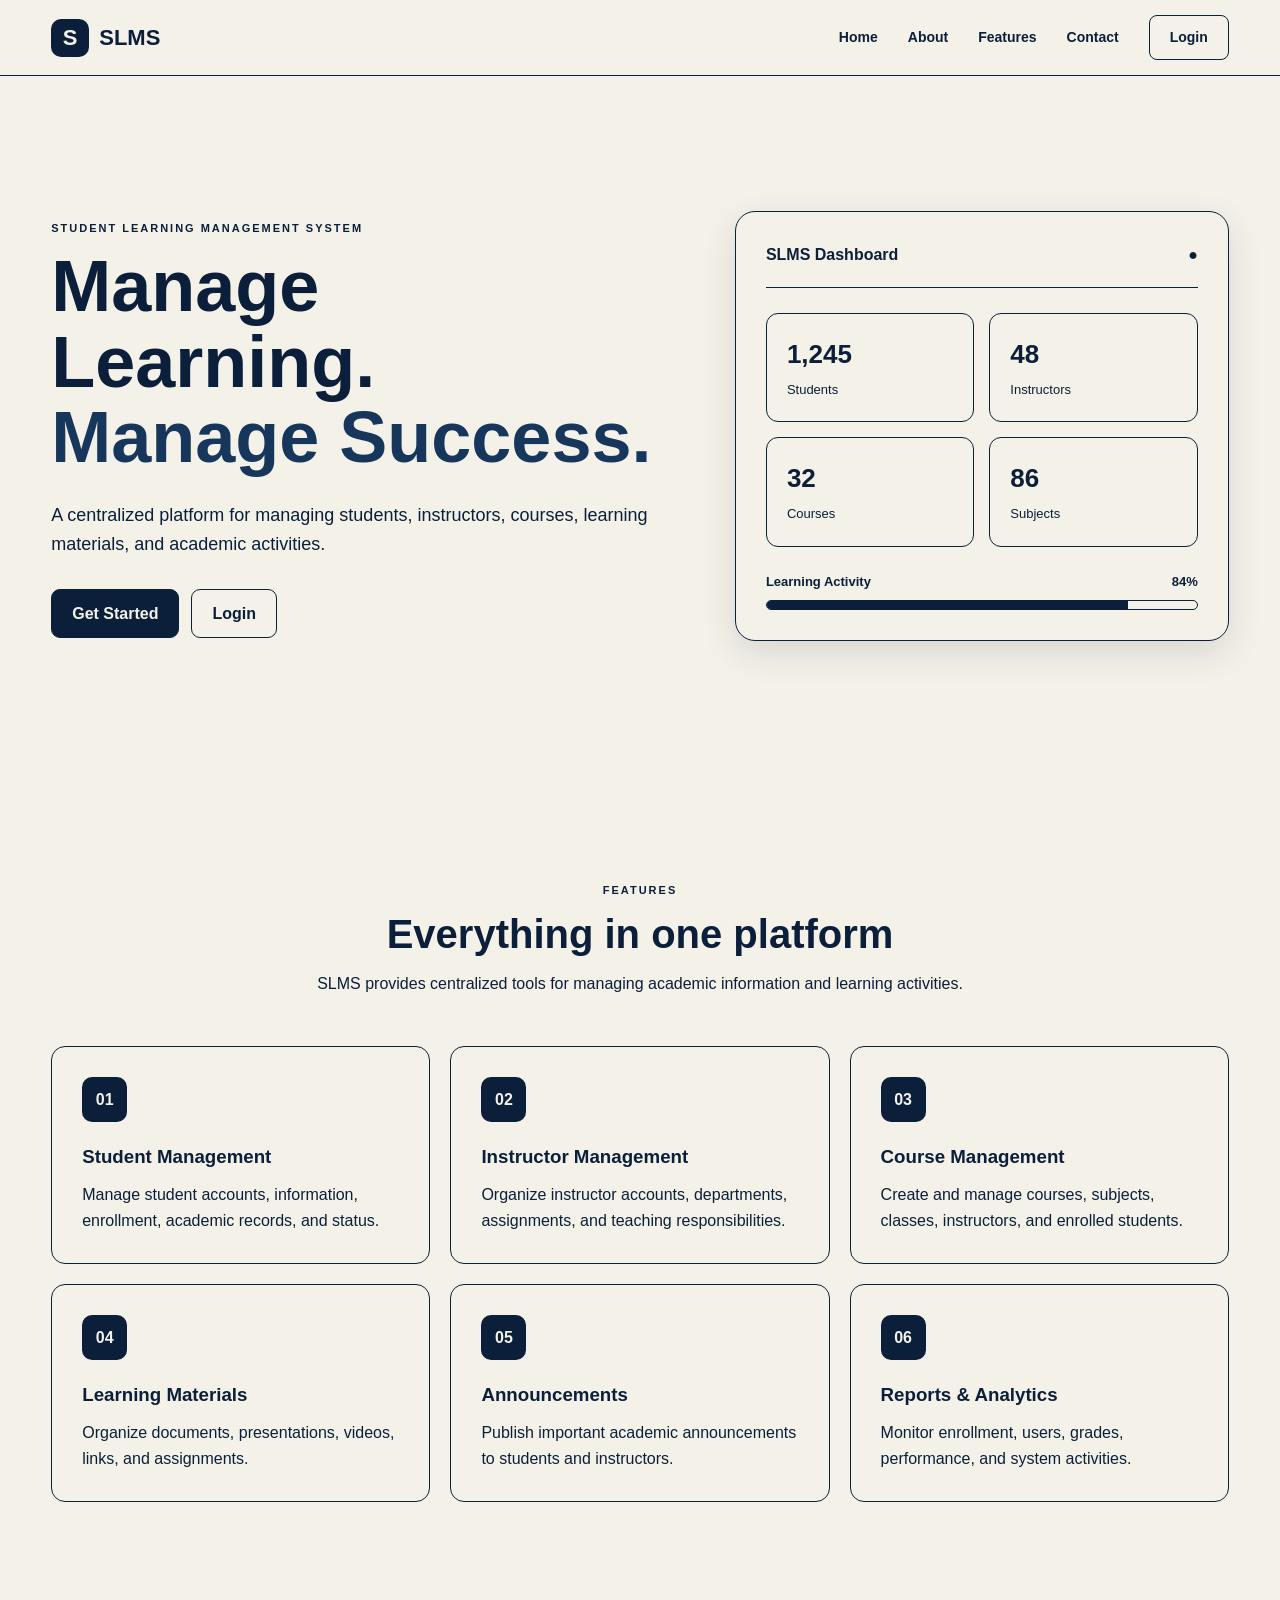
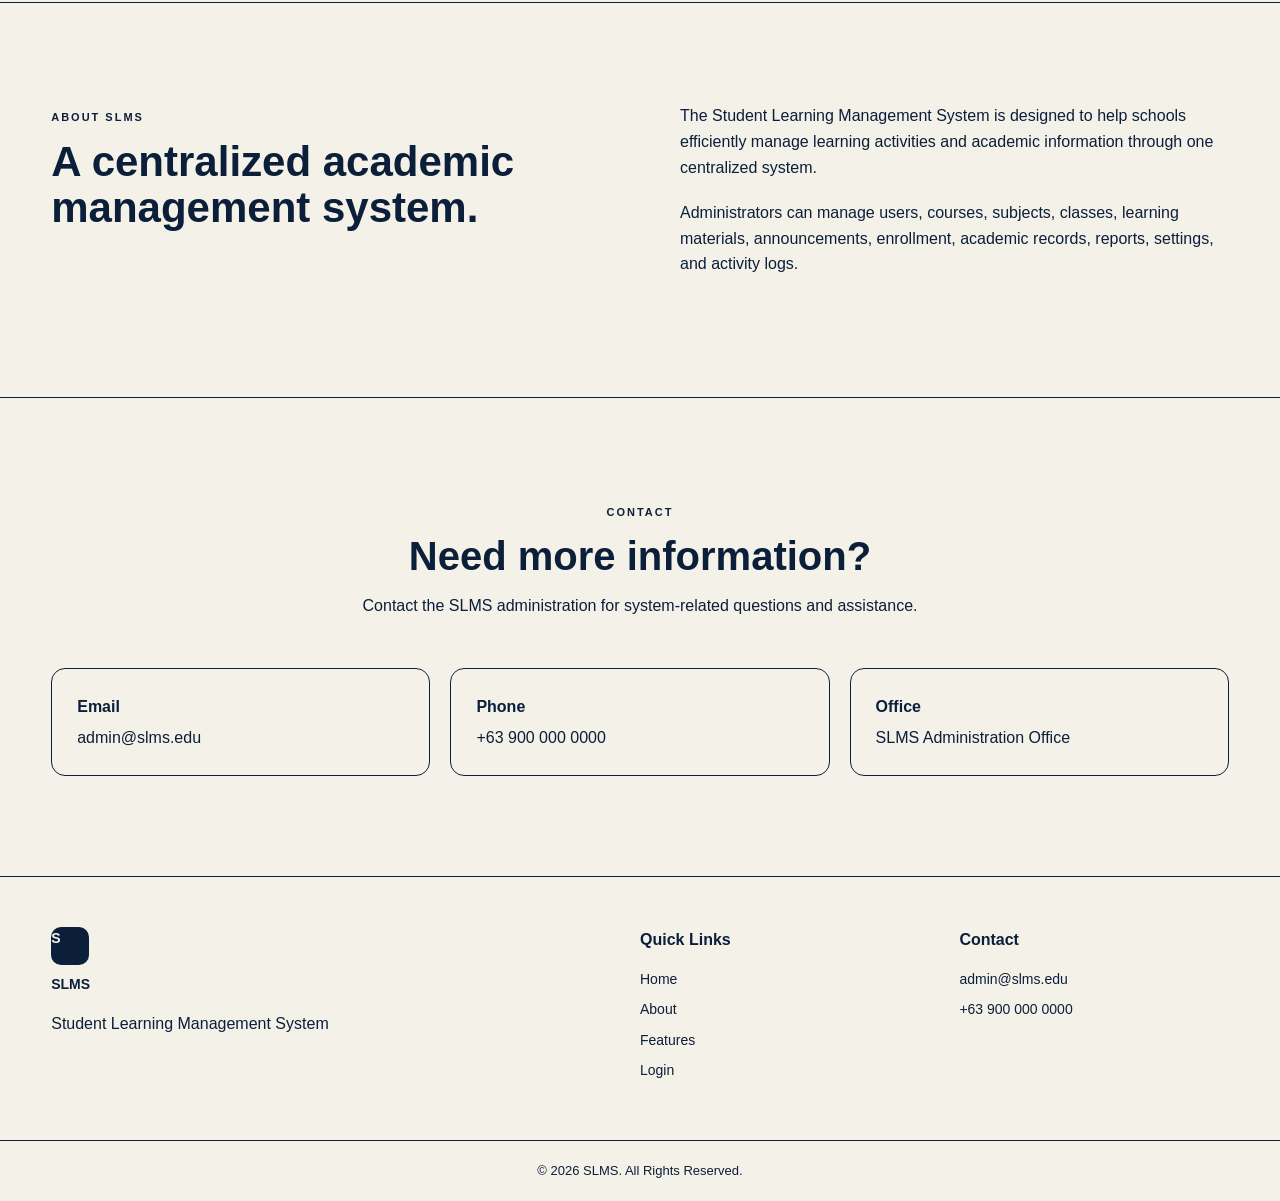
<file: index.html>
<!DOCTYPE html>
<html lang="en">
<head>
    <meta charset="UTF-8">
    <meta name="viewport" content="width=device-width, initial-scale=1.0">
    <title>SLMS | Student Learning Management System</title>
    <link rel="stylesheet" href="style.css">
</head>
<body>

<header class="landing-header">
    <div class="container nav-container">
        <a href="index.html" class="logo">
            <span class="logo-mark">S</span>
            <span>SLMS</span>
        </a>

        <button class="mobile-menu-btn" id="landingMenuBtn">☰</button>

        <nav id="landingNav">
            <a href="#home">Home</a>
            <a href="#about">About</a>
            <a href="#features">Features</a>
            <a href="#contact">Contact</a>
            <a href="login.html" class="nav-login">Login</a>
        </nav>
    </div>
</header>

<main>

<section class="hero" id="home">
    <div class="container hero-content">
        <div class="hero-text">
            <span class="eyebrow">STUDENT LEARNING MANAGEMENT SYSTEM</span>

            <h1>
                Manage Learning.
                <span>Manage Success.</span>
            </h1>

            <p>
                A centralized platform for managing students, instructors,
                courses, learning materials, and academic activities.
            </p>

            <div class="hero-buttons">
                <a href="login.html" class="btn btn-primary">Get Started</a>
                <a href="login.html" class="btn btn-outline">Login</a>
            </div>
        </div>

        <div class="hero-card">
            <div class="hero-card-header">
                <span>SLMS Dashboard</span>
                <span>●</span>
            </div>

            <div class="mini-stat-grid">
                <div class="mini-stat">
                    <strong>1,245</strong>
                    <span>Students</span>
                </div>

                <div class="mini-stat">
                    <strong>48</strong>
                    <span>Instructors</span>
                </div>

                <div class="mini-stat">
                    <strong>32</strong>
                    <span>Courses</span>
                </div>

                <div class="mini-stat">
                    <strong>86</strong>
                    <span>Subjects</span>
                </div>
            </div>

            <div class="hero-progress">
                <div class="progress-label">
                    <span>Learning Activity</span>
                    <span>84%</span>
                </div>
                <div class="progress">
                    <span style="width:84%"></span>
                </div>
            </div>
        </div>
    </div>
</section>

<section class="section" id="features">
    <div class="container">
        <div class="section-heading">
            <span class="eyebrow">FEATURES</span>
            <h2>Everything in one platform</h2>
            <p>
                SLMS provides centralized tools for managing academic
                information and learning activities.
            </p>
        </div>

        <div class="feature-grid">

            <article class="feature-card">
                <div class="feature-icon">01</div>
                <h3>Student Management</h3>
                <p>
                    Manage student accounts, information, enrollment,
                    academic records, and status.
                </p>
            </article>

            <article class="feature-card">
                <div class="feature-icon">02</div>
                <h3>Instructor Management</h3>
                <p>
                    Organize instructor accounts, departments,
                    assignments, and teaching responsibilities.
                </p>
            </article>

            <article class="feature-card">
                <div class="feature-icon">03</div>
                <h3>Course Management</h3>
                <p>
                    Create and manage courses, subjects, classes,
                    instructors, and enrolled students.
                </p>
            </article>

            <article class="feature-card">
                <div class="feature-icon">04</div>
                <h3>Learning Materials</h3>
                <p>
                    Organize documents, presentations, videos, links,
                    and assignments.
                </p>
            </article>

            <article class="feature-card">
                <div class="feature-icon">05</div>
                <h3>Announcements</h3>
                <p>
                    Publish important academic announcements to students
                    and instructors.
                </p>
            </article>

            <article class="feature-card">
                <div class="feature-icon">06</div>
                <h3>Reports & Analytics</h3>
                <p>
                    Monitor enrollment, users, grades, performance,
                    and system activities.
                </p>
            </article>

        </div>
    </div>
</section>

<section class="section about-section" id="about">
    <div class="container about-grid">
        <div>
            <span class="eyebrow">ABOUT SLMS</span>
            <h2>A centralized academic management system.</h2>
        </div>

        <div>
            <p>
                The Student Learning Management System is designed to help
                schools efficiently manage learning activities and academic
                information through one centralized system.
            </p>

            <p>
                Administrators can manage users, courses, subjects, classes,
                learning materials, announcements, enrollment, academic
                records, reports, settings, and activity logs.
            </p>
        </div>
    </div>
</section>

<section class="section contact-section" id="contact">
    <div class="container">
        <div class="section-heading">
            <span class="eyebrow">CONTACT</span>
            <h2>Need more information?</h2>
            <p>
                Contact the SLMS administration for system-related
                questions and assistance.
            </p>
        </div>

        <div class="contact-grid">
            <div class="contact-item">
                <strong>Email</strong>
                <span>admin@slms.edu</span>
            </div>

            <div class="contact-item">
                <strong>Phone</strong>
                <span>+63 900 000 0000</span>
            </div>

            <div class="contact-item">
                <strong>Office</strong>
                <span>SLMS Administration Office</span>
            </div>
        </div>
    </div>
</section>

</main>

<footer>
    <div class="container footer-grid">
        <div>
            <a href="index.html" class="logo">
                <span class="logo-mark">S</span>
                <span>SLMS</span>
            </a>
            <p>Student Learning Management System</p>
        </div>

        <div>
            <h4>Quick Links</h4>
            <a href="#home">Home</a>
            <a href="#about">About</a>
            <a href="#features">Features</a>
            <a href="login.html">Login</a>
        </div>

        <div>
            <h4>Contact</h4>
            <span>admin@slms.edu</span>
            <span>+63 900 000 0000</span>
        </div>
    </div>

    <div class="footer-bottom">
        © <span id="currentYear"></span> SLMS. All Rights Reserved.
    </div>
</footer>

<script src="script.js"></script>
</body>
</html>
</file>
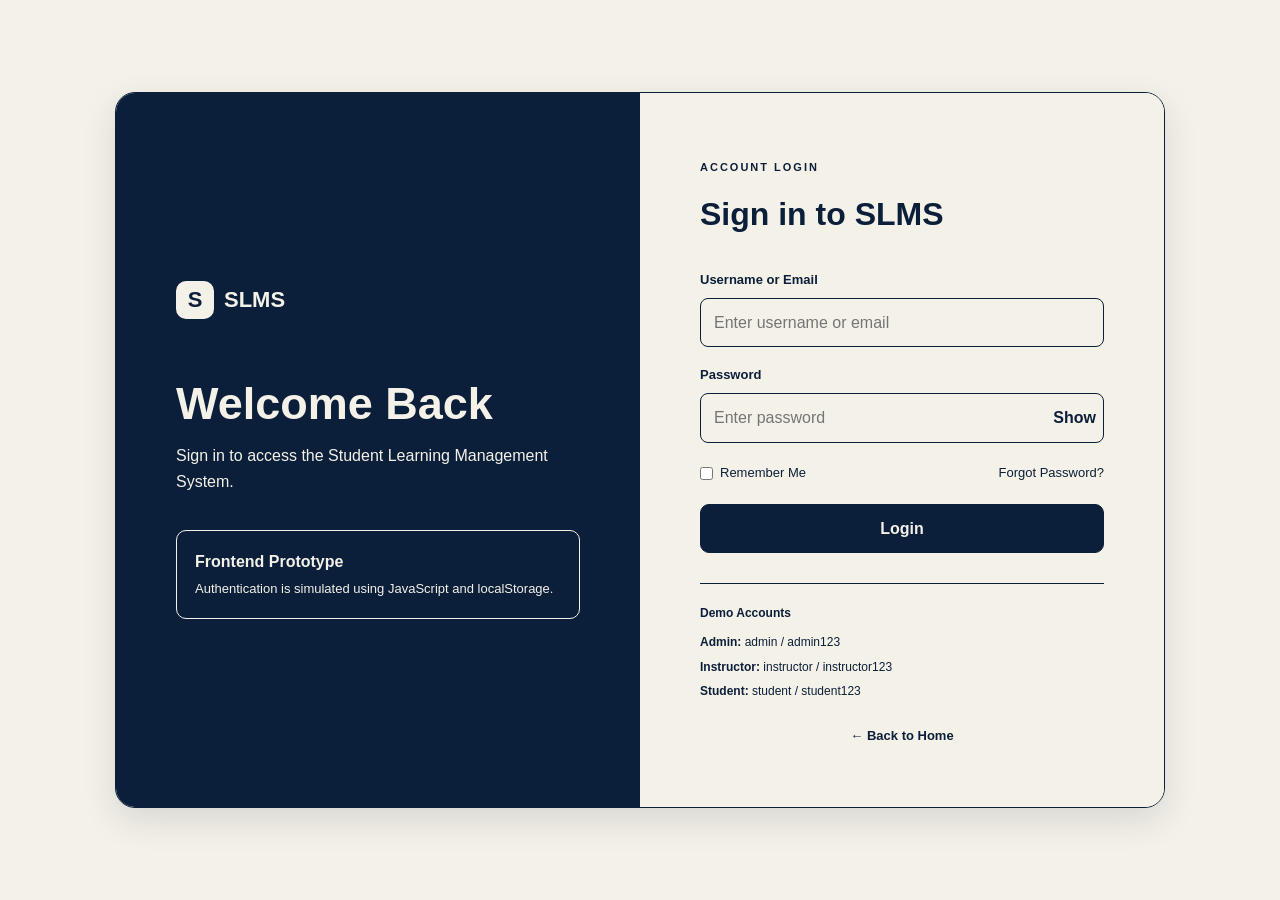
<file: admin.html>
<!DOCTYPE html>
<html lang="en">
<head>
    <meta charset="UTF-8">
    <meta name="viewport" content="width=device-width, initial-scale=1.0">

    <title>SLMS | Admin Dashboard</title>

    <link rel="stylesheet" href="style.css">
    <link rel="stylesheet" href="admin.css">
</head>

<body class="admin-page">

<div class="admin-layout">

    <!-- SIDEBAR -->
    <aside class="sidebar" id="sidebar">

        <div class="sidebar-brand">
            <a href="#" class="logo">
                <span class="logo-mark">S</span>
                <span>SLMS</span>
            </a>

            <button id="sidebarClose" class="mobile-only-btn">
                ×
            </button>
        </div>

        <div class="sidebar-label">
            MAIN MENU
        </div>

        <nav class="sidebar-nav">

            <button class="nav-item active" data-section="dashboard">
                <span class="nav-icon">⌂</span>
                <span>Dashboard</span>
            </button>

            <div class="nav-group">
                <button class="nav-item group-toggle">
                    <span class="nav-icon">♙</span>
                    <span>User Management</span>
                    <span class="arrow">›</span>
                </button>

                <div class="submenu">
                    <button class="submenu-item" data-section="students">
                        Students
                    </button>

                    <button class="submenu-item" data-section="instructors">
                        Instructors
                    </button>

                    <button class="submenu-item" data-section="administrators">
                        Administrators
                    </button>
                </div>
            </div>

            <button class="nav-item" data-section="courses">
                <span class="nav-icon">▣</span>
                <span>Course Management</span>
            </button>

            <button class="nav-item" data-section="subjects">
                <span class="nav-icon">▤</span>
                <span>Subject Management</span>
            </button>

            <button class="nav-item" data-section="classes">
                <span class="nav-icon">▦</span>
                <span>Class Management</span>
            </button>

            <button class="nav-item" data-section="materials">
                <span class="nav-icon">▧</span>
                <span>Learning Materials</span>
            </button>

            <button class="nav-item" data-section="announcements">
                <span class="nav-icon">◇</span>
                <span>Announcements</span>
            </button>

            <button class="nav-item" data-section="enrollments">
                <span class="nav-icon">✓</span>
                <span>Enrollment Management</span>
            </button>

            <button class="nav-item" data-section="records">
                <span class="nav-icon">▥</span>
                <span>Academic Records</span>
            </button>

            <button class="nav-item" data-section="reports">
                <span class="nav-icon">◫</span>
                <span>Reports & Analytics</span>
            </button>

            <button class="nav-item" data-section="settings">
                <span class="nav-icon">⚙</span>
                <span>System Settings</span>
            </button>

            <button class="nav-item" data-section="logs">
                <span class="nav-icon">☷</span>
                <span>Activity Logs</span>
            </button>

        </nav>

        <div class="sidebar-bottom">

            <button class="nav-item logout-btn" id="sidebarLogout">
                <span class="nav-icon">↪</span>
                <span>Logout</span>
            </button>

        </div>

    </aside>

    <div class="sidebar-overlay" id="sidebarOverlay"></div>

    <!-- MAIN AREA -->
    <div class="main-area">

        <!-- TOPBAR -->
        <header class="topbar">

            <button id="sidebarToggle" class="hamburger">
                ☰
            </button>

            <div class="topbar-title">
                <span id="breadcrumb">Dashboard</span>
            </div>

            <div class="topbar-actions">

                <div class="notification-wrapper">
                    <button class="top-icon-btn" id="notificationBtn">
                        ♧
                        <span class="notification-badge" id="notificationCount">
                            5
                        </span>
                    </button>

                    <div class="notification-panel" id="notificationPanel">

                        <div class="notification-header">
                            <strong>Notifications</strong>
                            <button id="clearNotifications">
                                Clear
                            </button>
                        </div>

                        <div id="notificationList">

                            <div class="notification-item">
                                <strong>5 pending enrollments</strong>
                                <span>Enrollment Management</span>
                            </div>

                            <div class="notification-item">
                                <strong>3 new users registered</strong>
                                <span>User Management</span>
                            </div>

                            <div class="notification-item">
                                <strong>System announcement</strong>
                                <span>Announcements</span>
                            </div>

                            <div class="notification-item">
                                <strong>New activity detected</strong>
                                <span>Activity Logs</span>
                            </div>

                        </div>
                    </div>
                </div>

                <div class="profile-wrapper">

                    <button class="profile-btn" id="profileBtn">
                        <span class="avatar">A</span>

                        <span class="profile-text">
                            <strong>Administrator</strong>
                            <small>System Admin</small>
                        </span>

                        <span>⌄</span>
                    </button>

                    <div class="profile-menu" id="profileMenu">

                        <button data-section="settings">
                            Profile
                        </button>

                        <button data-section="settings">
                            Settings
                        </button>

                        <button id="profileLogout">
                            Logout
                        </button>

                    </div>

                </div>

            </div>

        </header>

        <!-- CONTENT -->
        <main class="admin-content">

            <!-- DASHBOARD -->
            <section class="content-section active-section" id="section-dashboard">

                <div class="page-header">

                    <div>
                        <span class="eyebrow">ADMINISTRATION</span>
                        <h1>Dashboard</h1>
                        <p>
                            Welcome back, Administrator. Here's what's
                            happening in your SLMS.
                        </p>
                    </div>

                    <button class="btn btn-primary" id="quickAddUser">
                        + Add User
                    </button>

                </div>

                <!-- STATISTICS -->
                <div class="stats-grid">

                    <div class="stat-card">
                        <div class="stat-icon">♙</div>
                        <div>
                            <strong id="totalStudents">1,245</strong>
                            <span>Total Students</span>
                            <small>Registered students</small>
                        </div>
                    </div>

                    <div class="stat-card">
                        <div class="stat-icon">♟</div>
                        <div>
                            <strong id="totalInstructors">48</strong>
                            <span>Total Instructors</span>
                            <small>Active instructors</small>
                        </div>
                    </div>

                    <div class="stat-card">
                        <div class="stat-icon">▣</div>
                        <div>
                            <strong id="totalCourses">32</strong>
                            <span>Total Courses</span>
                            <small>Academic programs</small>
                        </div>
                    </div>

                    <div class="stat-card">
                        <div class="stat-icon">▤</div>
                        <div>
                            <strong id="totalSubjects">86</strong>
                            <span>Total Subjects</span>
                            <small>Available subjects</small>
                        </div>
                    </div>

                    <div class="stat-card">
                        <div class="stat-icon">▦</div>
                        <div>
                            <strong id="totalClasses">64</strong>
                            <span>Active Classes</span>
                            <small>Current classes</small>
                        </div>
                    </div>

                    <div class="stat-card">
                        <div class="stat-icon">◷</div>
                        <div>
                            <strong id="pendingEnrollments">5</strong>
                            <span>Pending Enrollments</span>
                            <small>Requires attention</small>
                        </div>
                    </div>

                </div>

                <!-- ANALYTICS -->
                <div class="analytics-grid">

                    <div class="panel chart-panel large-panel">

                        <div class="panel-header">
                            <div>
                                <h3>Monthly Enrollment</h3>
                                <span>Student enrollment statistics</span>
                            </div>

                            <select id="enrollmentPeriod">
                                <option>2026</option>
                                <option>2025</option>
                                <option>2024</option>
                            </select>
                        </div>

                        <div class="bar-chart" id="barChart">

                            <div class="bar-column">
                                <div class="bar" style="height:55%"></div>
                                <span>Jan</span>
                            </div>

                            <div class="bar-column">
                                <div class="bar" style="height:68%"></div>
                                <span>Feb</span>
                            </div>

                            <div class="bar-column">
                                <div class="bar" style="height:48%"></div>
                                <span>Mar</span>
                            </div>

                            <div class="bar-column">
                                <div class="bar" style="height:75%"></div>
                                <span>Apr</span>
                            </div>

                            <div class="bar-column">
                                <div class="bar" style="height:62%"></div>
                                <span>May</span>
                            </div>

                            <div class="bar-column">
                                <div class="bar" style="height:83%"></div>
                                <span>Jun</span>
                            </div>

                            <div class="bar-column">
                                <div class="bar" style="height:72%"></div>
                                <span>Jul</span>
                            </div>

                            <div class="bar-column">
                                <div class="bar" style="height:91%"></div>
                                <span>Aug</span>
                            </div>

                            <div class="bar-column">
                                <div class="bar" style="height:79%"></div>
                                <span>Sep</span>
                            </div>

                            <div class="bar-column">
                                <div class="bar" style="height:66%"></div>
                                <span>Oct</span>
                            </div>

                            <div class="bar-column">
                                <div class="bar" style="height:58%"></div>
                                <span>Nov</span>
                            </div>

                            <div class="bar-column">
                                <div class="bar" style="height:70%"></div>
                                <span>Dec</span>
                            </div>

                        </div>

                    </div>

                    <div class="panel chart-panel">

                        <div class="panel-header">
                            <div>
                                <h3>Course Statistics</h3>
                                <span>Students by course</span>
                            </div>
                        </div>

                        <div class="donut-wrapper">

                            <div class="donut">
                                <div>
                                    <strong>1,245</strong>
                                    <span>Students</span>
                                </div>
                            </div>

                            <div class="legend">

                                <div>
                                    <i></i>
                                    BSIT
                                    <strong>48%</strong>
                                </div>

                                <div>
                                    <i></i>
                                    BSCS
                                    <strong>31%</strong>
                                </div>

                                <div>
                                    <i></i>
                                    BSIS
                                    <strong>21%</strong>
                                </div>

                            </div>

                        </div>

                    </div>

                </div>

                <div class="analytics-grid">

                    <div class="panel">

                        <div class="panel-header">
                            <div>
                                <h3>Student Performance</h3>
                                <span>Average performance by month</span>
                            </div>
                        </div>

                        <div class="line-chart">

                            <div class="line-values">
                                <span>100%</span>
                                <span>80%</span>
                                <span>60%</span>
                                <span>40%</span>
                                <span>20%</span>
                                <span>0%</span>
                            </div>

                            <div class="line-area">
                                <div class="line-path">
                                    <span style="height:45%"></span>
                                    <span style="height:53%"></span>
                                    <span style="height:49%"></span>
                                    <span style="height:68%"></span>
                                    <span style="height:61%"></span>
                                    <span style="height:76%"></span>
                                    <span style="height:82%"></span>
                                    <span style="height:88%"></span>
                                </div>

                                <div class="line-labels">
                                    <span>Jan</span>
                                    <span>Feb</span>
                                    <span>Mar</span>
                                    <span>Apr</span>
                                    <span>May</span>
                                    <span>Jun</span>
                                    <span>Jul</span>
                                    <span>Aug</span>
                                </div>
                            </div>

                        </div>

                    </div>

                    <div class="panel">

                        <div class="panel-header">
                            <div>
                                <h3>Active Users</h3>
                                <span>Current system activity</span>
                            </div>
                        </div>

                        <div class="activity-summary">

                            <div>
                                <strong>1,128</strong>
                                <span>Students Online</span>
                            </div>

                            <div>
                                <strong>42</strong>
                                <span>Instructors Online</span>
                            </div>

                            <div>
                                <strong>8</strong>
                                <span>Administrators Online</span>
                            </div>

                        </div>

                    </div>

                </div>

            </section>

            <!-- STUDENTS -->
            <section class="content-section" id="section-students">
                <div class="page-header">
                    <div>
                        <span class="eyebrow">USER MANAGEMENT</span>
                        <h1>Students</h1>
                        <p>Manage student accounts and information.</p>
                    </div>

                    <button class="btn btn-primary add-user-btn" data-role="Student">
                        + Add Student
                    </button>
                </div>

                <div class="panel">

                    <div class="table-toolbar">
                        <div class="search-box">
                            <span>⌕</span>
                            <input
                                type="text"
                                class="user-search"
                                placeholder="Search students..."
                            >
                        </div>

                        <select class="status-filter user-status-filter">
                            <option value="">All Status</option>
                            <option value="Active">Active</option>
                            <option value="Inactive">Inactive</option>
                            <option value="Pending">Pending</option>
                        </select>
                    </div>

                    <div class="table-responsive">
                        <table>
                            <thead>
                                <tr>
                                    <th>Student ID</th>
                                    <th>Name</th>
                                    <th>Email</th>
                                    <th>Course</th>
                                    <th>Year Level</th>
                                    <th>Status</th>
                                    <th>Actions</th>
                                </tr>
                            </thead>

                            <tbody id="studentsTable"></tbody>
                        </table>
                    </div>

                </div>
            </section>

            <!-- INSTRUCTORS -->
            <section class="content-section" id="section-instructors">
                <div class="page-header">
                    <div>
                        <span class="eyebrow">USER MANAGEMENT</span>
                        <h1>Instructors</h1>
                        <p>Manage instructor accounts.</p>
                    </div>

                    <button class="btn btn-primary add-user-btn" data-role="Instructor">
                        + Add Instructor
                    </button>
                </div>

                <div class="panel">

                    <div class="table-toolbar">
                        <div class="search-box">
                            <span>⌕</span>
                            <input
                                type="text"
                                class="instructor-search"
                                placeholder="Search instructors..."
                            >
                        </div>
                    </div>

                    <div class="table-responsive">
                        <table>
                            <thead>
                                <tr>
                                    <th>Instructor ID</th>
                                    <th>Name</th>
                                    <th>Email</th>
                                    <th>Department</th>
                                    <th>Status</th>
                                    <th>Actions</th>
                                </tr>
                            </thead>

                            <tbody id="instructorsTable"></tbody>
                        </table>
                    </div>

                </div>
            </section>

            <!-- ADMINISTRATORS -->
            <section class="content-section" id="section-administrators">

                <div class="page-header">
                    <div>
                        <span class="eyebrow">USER MANAGEMENT</span>
                        <h1>Administrators</h1>
                        <p>Manage system administrators.</p>
                    </div>

                    <button class="btn btn-primary add-user-btn" data-role="Administrator">
                        + Add Administrator
                    </button>
                </div>

                <div class="panel">

                    <div class="table-toolbar">
                        <div class="search-box">
                            <span>⌕</span>
                            <input
                                type="text"
                                class="admin-search"
                                placeholder="Search administrators..."
                            >
                        </div>
                    </div>

                    <div class="table-responsive">
                        <table>
                            <thead>
                                <tr>
                                    <th>Admin ID</th>
                                    <th>Name</th>
                                    <th>Email</th>
                                    <th>Role</th>
                                    <th>Status</th>
                                    <th>Actions</th>
                                </tr>
                            </thead>

                            <tbody id="administratorsTable"></tbody>
                        </table>
                    </div>

                </div>
            </section>

            <!-- COURSES -->
            <section class="content-section" id="section-courses">

                <div class="page-header">
                    <div>
                        <span class="eyebrow">ACADEMICS</span>
                        <h1>Course Management</h1>
                        <p>Manage academic programs and courses.</p>
                    </div>

                    <button class="btn btn-primary" id="addCourseBtn">
                        + Add Course
                    </button>
                </div>

                <div class="panel">

                    <div class="table-toolbar">
                        <div class="search-box">
                            <span>⌕</span>
                            <input
                                type="text"
                                id="courseSearch"
                                placeholder="Search courses..."
                            >
                        </div>
                    </div>

                    <div class="table-responsive">
                        <table>
                            <thead>
                                <tr>
                                    <th>Course Code</th>
                                    <th>Course Name</th>
                                    <th>Instructor</th>
                                    <th>Students</th>
                                    <th>Status</th>
                                    <th>Actions</th>
                                </tr>
                            </thead>

                            <tbody id="coursesTable"></tbody>
                        </table>
                    </div>

                </div>
            </section>

            <!-- SUBJECTS -->
            <section class="content-section" id="section-subjects">

                <div class="page-header">
                    <div>
                        <span class="eyebrow">ACADEMICS</span>
                        <h1>Subject Management</h1>
                        <p>Manage subjects and instructor assignments.</p>
                    </div>

                    <button class="btn btn-primary" id="addSubjectBtn">
                        + Add Subject
                    </button>
                </div>

                <div class="panel">

                    <div class="table-toolbar">
                        <div class="search-box">
                            <span>⌕</span>
                            <input
                                type="text"
                                id="subjectSearch"
                                placeholder="Search subjects..."
                            >
                        </div>
                    </div>

                    <div class="table-responsive">
                        <table>
                            <thead>
                                <tr>
                                    <th>Subject Code</th>
                                    <th>Subject Name</th>
                                    <th>Course</th>
                                    <th>Units</th>
                                    <th>Instructor</th>
                                    <th>Status</th>
                                    <th>Actions</th>
                                </tr>
                            </thead>

                            <tbody id="subjectsTable"></tbody>
                        </table>
                    </div>

                </div>
            </section>

            <!-- CLASSES -->
            <section class="content-section" id="section-classes">

                <div class="page-header">
                    <div>
                        <span class="eyebrow">ACADEMICS</span>
                        <h1>Class Management</h1>
                        <p>Create and manage class schedules.</p>
                    </div>

                    <button class="btn btn-primary" id="addClassBtn">
                        + Add Class
                    </button>
                </div>

                <div class="panel">

                    <div class="table-toolbar">
                        <div class="search-box">
                            <span>⌕</span>
                            <input
                                type="text"
                                id="classSearch"
                                placeholder="Search classes..."
                            >
                        </div>
                    </div>

                    <div class="table-responsive">
                        <table>
                            <thead>
                                <tr>
                                    <th>Class Name</th>
                                    <th>Subject</th>
                                    <th>Instructor</th>
                                    <th>Schedule</th>
                                    <th>Room</th>
                                    <th>School Year</th>
                                    <th>Semester</th>
                                    <th>Actions</th>
                                </tr>
                            </thead>

                            <tbody id="classesTable"></tbody>
                        </table>
                    </div>

                </div>
            </section>

            <!-- MATERIALS -->
            <section class="content-section" id="section-materials">

                <div class="page-header">
                    <div>
                        <span class="eyebrow">CONTENT</span>
                        <h1>Learning Materials</h1>
                        <p>Manage documents and other learning resources.</p>
                    </div>

                    <button class="btn btn-primary" id="addMaterialBtn">
                        + Add Material
                    </button>
                </div>

                <div class="panel">

                    <div class="table-toolbar">

                        <div class="search-box">
                            <span>⌕</span>
                            <input
                                type="text"
                                id="materialSearch"
                                placeholder="Search materials..."
                            >
                        </div>

                        <select id="materialFilter">
                            <option value="">All Categories</option>
                            <option>Documents</option>
                            <option>Presentations</option>
                            <option>Videos</option>
                            <option>Links</option>
                            <option>Assignments</option>
                        </select>

                    </div>

                    <div class="table-responsive">
                        <table>
                            <thead>
                                <tr>
                                    <th>Title</th>
                                    <th>Category</th>
                                    <th>Course</th>
                                    <th>Subject</th>
                                    <th>File / Link</th>
                                    <th>Status</th>
                                    <th>Actions</th>
                                </tr>
                            </thead>

                            <tbody id="materialsTable"></tbody>
                        </table>
                    </div>

                </div>
            </section>

            <!-- ANNOUNCEMENTS -->
            <section class="content-section" id="section-announcements">

                <div class="page-header">
                    <div>
                        <span class="eyebrow">COMMUNICATION</span>
                        <h1>Announcements</h1>
                        <p>Create and manage system announcements.</p>
                    </div>

                    <button class="btn btn-primary" id="addAnnouncementBtn">
                        + Create Announcement
                    </button>
                </div>

                <div class="panel">

                    <div class="table-toolbar">
                        <div class="search-box">
                            <span>⌕</span>
                            <input
                                type="text"
                                id="announcementSearch"
                                placeholder="Search announcements..."
                            >
                        </div>
                    </div>

                    <div class="table-responsive">
                        <table>
                            <thead>
                                <tr>
                                    <th>Title</th>
                                    <th>Target Audience</th>
                                    <th>Date</th>
                                    <th>Status</th>
                                    <th>Actions</th>
                                </tr>
                            </thead>

                            <tbody id="announcementsTable"></tbody>
                        </table>
                    </div>

                </div>
            </section>

            <!-- ENROLLMENTS -->
            <section class="content-section" id="section-enrollments">

                <div class="page-header">
                    <div>
                        <span class="eyebrow">REGISTRATION</span>
                        <h1>Enrollment Management</h1>
                        <p>Review and process student enrollments.</p>
                    </div>
                </div>

                <div class="panel">

                    <div class="table-toolbar">
                        <select id="enrollmentFilter">
                            <option value="">All Status</option>
                            <option>Pending</option>
                            <option>Approved</option>
                            <option>Rejected</option>
                        </select>
                    </div>

                    <div class="table-responsive">
                        <table>
                            <thead>
                                <tr>
                                    <th>Enrollment ID</th>
                                    <th>Student</th>
                                    <th>Course</th>
                                    <th>Year Level</th>
                                    <th>Date</th>
                                    <th>Status</th>
                                    <th>Actions</th>
                                </tr>
                            </thead>

                            <tbody id="enrollmentsTable"></tbody>
                        </table>
                    </div>

                </div>
            </section>

            <!-- RECORDS -->
            <section class="content-section" id="section-records">

                <div class="page-header">
                    <div>
                        <span class="eyebrow">ACADEMIC RECORDS</span>
                        <h1>Academic Records</h1>
                        <p>View student grades and academic information.</p>
                    </div>
                </div>

                <div class="panel">

                    <div class="table-toolbar">

                        <div class="search-box">
                            <span>⌕</span>
                            <input
                                type="text"
                                id="recordSearch"
                                placeholder="Search records..."
                            >
                        </div>

                    </div>

                    <div class="table-responsive">
                        <table>
                            <thead>
                                <tr>
                                    <th>Student</th>
                                    <th>Subject</th>
                                    <th>Grade</th>
                                    <th>Units</th>
                                    <th>Semester</th>
                                    <th>Academic Year</th>
                                    <th>Remarks</th>
                                    <th>Actions</th>
                                </tr>
                            </thead>

                            <tbody id="recordsTable"></tbody>
                        </table>
                    </div>

                </div>
            </section>

            <!-- REPORTS -->
            <section class="content-section" id="section-reports">

                <div class="page-header">
                    <div>
                        <span class="eyebrow">ANALYTICS</span>
                        <h1>Reports & Analytics</h1>
                        <p>Generate and manage academic reports.</p>
                    </div>
                </div>

                <div class="report-grid">

                    <div class="report-card">
                        <span>01</span>
                        <h3>Student Enrollment Report</h3>
                        <p>View student enrollment statistics.</p>
                        <button class="btn btn-outline generate-report">
                            Generate Report
                        </button>
                    </div>

                    <div class="report-card">
                        <span>02</span>
                        <h3>Instructor Report</h3>
                        <p>View instructor information and assignments.</p>
                        <button class="btn btn-outline generate-report">
                            Generate Report
                        </button>
                    </div>

                    <div class="report-card">
                        <span>03</span>
                        <h3>Course Report</h3>
                        <p>View available academic courses.</p>
                        <button class="btn btn-outline generate-report">
                            Generate Report
                        </button>
                    </div>

                    <div class="report-card">
                        <span>04</span>
                        <h3>Grade Report</h3>
                        <p>View academic grades and remarks.</p>
                        <button class="btn btn-outline generate-report">
                            Generate Report
                        </button>
                    </div>

                    <div class="report-card">
                        <span>05</span>
                        <h3>Student Performance Report</h3>
                        <p>Analyze student academic performance.</p>
                        <button class="btn btn-outline generate-report">
                            Generate Report
                        </button>
                    </div>

                    <div class="report-card">
                        <span>06</span>
                        <h3>User Activity Report</h3>
                        <p>Review system activity logs.</p>
                        <button class="btn btn-outline generate-report">
                            Generate Report
                        </button>
                    </div>

                </div>

                <div class="panel report-output" id="reportOutput">
                    <h3>Report Preview</h3>
                    <p>
                        Select a report above to generate a frontend
                        report preview.
                    </p>
                </div>

                <div class="report-actions">
                    <button class="btn btn-primary" id="printReport">
                        Print Report
                    </button>

                    <button class="btn btn-outline" id="exportReport">
                        Export Report
                    </button>
                </div>

            </section>

            <!-- SETTINGS -->
            <section class="content-section" id="section-settings">

                <div class="page-header">
                    <div>
                        <span class="eyebrow">CONFIGURATION</span>
                        <h1>System Settings</h1>
                        <p>Configure SLMS information and preferences.</p>
                    </div>
                </div>

                <form id="settingsForm">

                    <div class="settings-grid">

                        <div class="panel">

                            <div class="panel-header">
                                <div>
                                    <h3>School Information</h3>
                                    <span>Basic school details</span>
                                </div>
                            </div>

                            <div class="form-grid">

                                <div class="form-group">
                                    <label>School Name</label>
                                    <input type="text" id="schoolName">
                                </div>

                                <div class="form-group">
                                    <label>School Email</label>
                                    <input type="email" id="schoolEmail">
                                </div>

                                <div class="form-group">
                                    <label>Contact Number</label>
                                    <input type="text" id="schoolContact">
                                </div>

                                <div class="form-group full">
                                    <label>School Address</label>
                                    <textarea id="schoolAddress"></textarea>
                                </div>

                            </div>

                        </div>

                        <div class="panel">

                            <div class="panel-header">
                                <div>
                                    <h3>System Settings</h3>
                                    <span>Academic system configuration</span>
                                </div>
                            </div>

                            <div class="form-grid">

                                <div class="form-group">
                                    <label>System Name</label>
                                    <input type="text" id="systemName">
                                </div>

                                <div class="form-group">
                                    <label>Academic Year</label>
                                    <input type="text" id="academicYear">
                                </div>

                                <div class="form-group">
                                    <label>Current Semester</label>
                                    <select id="currentSemester">
                                        <option>1st Semester</option>
                                        <option>2nd Semester</option>
                                        <option>Summer</option>
                                    </select>
                                </div>

                                <div class="form-group toggle-group">
                                    <label>Maintenance Mode</label>

                                    <label class="switch">
                                        <input type="checkbox" id="maintenanceMode">
                                        <span></span>
                                    </label>
                                </div>

                            </div>

                        </div>

                        <div class="panel">

                            <div class="panel-header">
                                <div>
                                    <h3>Admin Profile</h3>
                                    <span>Administrator information</span>
                                </div>
                            </div>

                            <div class="form-grid">

                                <div class="form-group">
                                    <label>Name</label>
                                    <input type="text" id="adminName">
                                </div>

                                <div class="form-group">
                                    <label>Email</label>
                                    <input type="email" id="adminEmail">
                                </div>

                                <div class="form-group">
                                    <label>Username</label>
                                    <input type="text" id="adminUsername">
                                </div>

                                <div class="form-group">
                                    <label>Change Password</label>
                                    <input type="password" id="adminPassword">
                                </div>

                            </div>

                        </div>

                    </div>

                    <button type="submit" class="btn btn-primary">
                        Save Settings
                    </button>

                </form>

            </section>

            <!-- LOGS -->
            <section class="content-section" id="section-logs">

                <div class="page-header">
                    <div>
                        <span class="eyebrow">SYSTEM MONITORING</span>
                        <h1>Activity Logs</h1>
                        <p>Monitor administrative activities.</p>
                    </div>

                    <button class="btn btn-outline" id="clearLogs">
                        Clear Logs
                    </button>
                </div>

                <div class="panel">

                    <div class="table-toolbar">
                        <div class="search-box">
                            <span>⌕</span>
                            <input
                                type="text"
                                id="logSearch"
                                placeholder="Search logs..."
                            >
                        </div>
                    </div>

                    <div class="table-responsive">
                        <table>
                            <thead>
                                <tr>
                                    <th>Date</th>
                                    <th>User</th>
                                    <th>Action</th>
                                    <th>Module</th>
                                    <th>Status</th>
                                </tr>
                            </thead>

                            <tbody id="logsTable"></tbody>
                        </table>
                    </div>

                </div>

            </section>

        </main>

    </div>

</div>

<!-- USER MODAL -->
<div class="modal-overlay" id="userModal">

    <div class="modal">

        <div class="modal-header">
            <div>
                <span class="eyebrow">USER MANAGEMENT</span>
                <h2 id="userModalTitle">Add User</h2>
            </div>

            <button class="modal-close" data-close="userModal">
                ×
            </button>
        </div>

        <form id="userForm">

            <input type="hidden" id="userId">

            <div class="form-grid">

                <div class="form-group">
                    <label>First Name</label>
                    <input type="text" id="firstName" required>
                </div>

                <div class="form-group">
                    <label>Middle Name</label>
                    <input type="text" id="middleName">
                </div>

                <div class="form-group">
                    <label>Last Name</label>
                    <input type="text" id="lastName" required>
                </div>

                <div class="form-group">
                    <label>Username</label>
                    <input type="text" id="username" required>
                </div>

                <div class="form-group">
                    <label>Email</label>
                    <input type="email" id="email" required>
                </div>

                <div class="form-group">
                    <label>Password</label>
                    <input type="password" id="password">
                </div>

                <div class="form-group">
                    <label>Role</label>
                    <select id="role" required>
                        <option value="Student">Student</option>
                        <option value="Instructor">Instructor</option>
                        <option value="Administrator">Administrator</option>
                    </select>
                </div>

                <div class="form-group">
                    <label>Contact Number</label>
                    <input type="text" id="contactNumber">
                </div>

                <div class="form-group">
                    <label>Status</label>
                    <select id="status">
                        <option>Active</option>
                        <option>Inactive</option>
                        <option>Pending</option>
                    </select>
                </div>

            </div>

            <div class="modal-actions">
                <button type="button" class="btn btn-outline" data-close="userModal">
                    Cancel
                </button>

                <button type="submit" class="btn btn-primary">
                    Save User
                </button>
            </div>

        </form>

    </div>
</div>

<!-- GENERIC MODAL -->
<div class="modal-overlay" id="genericModal">

    <div class="modal">

        <div class="modal-header">
            <div>
                <span class="eyebrow">SLMS</span>
                <h2 id="genericModalTitle">Add Record</h2>
            </div>

            <button class="modal-close" data-close="genericModal">
                ×
            </button>
        </div>

        <form id="genericForm">

            <div id="genericFields" class="form-grid"></div>

            <div class="modal-actions">
                <button type="button" class="btn btn-outline" data-close="genericModal">
                    Cancel
                </button>

                <button type="submit" class="btn btn-primary">
                    Save
                </button>
            </div>

        </form>

    </div>
</div>

<!-- CONFIRM MODAL -->
<div class="modal-overlay" id="confirmModal">

    <div class="modal small-modal">

        <div class="confirm-icon">!</div>

        <h2 id="confirmTitle">Confirm Action</h2>

        <p id="confirmMessage">
            Are you sure you want to continue?
        </p>

        <div class="modal-actions">

            <button class="btn btn-outline" data-close="confirmModal">
                Cancel
            </button>

            <button class="btn btn-primary" id="confirmAction">
                Confirm
            </button>

        </div>

    </div>
</div>

<div class="toast-container" id="toastContainer"></div>

<script src="script.js"></script>
<script src="admin.js"></script>

</body>
</html>
</file>
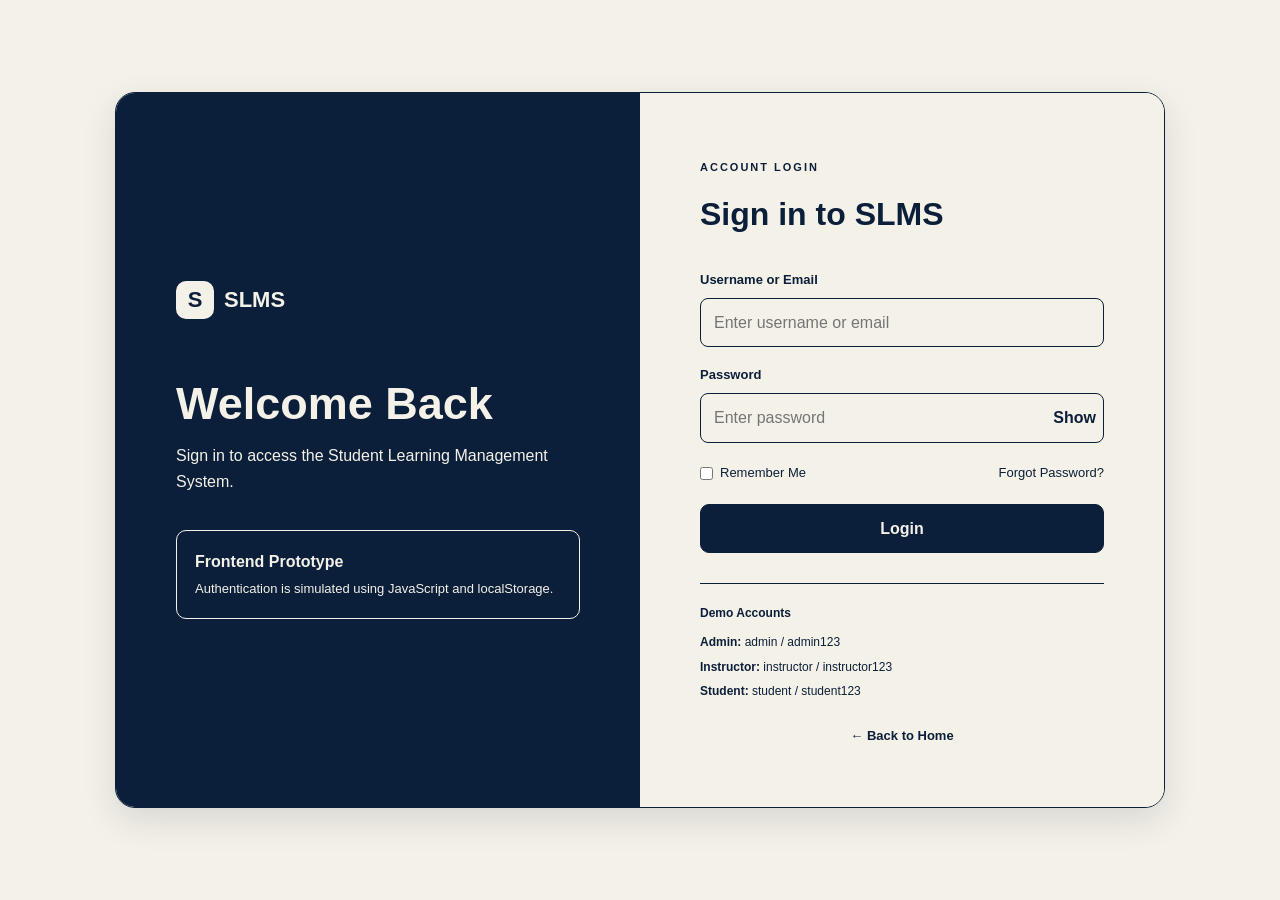
<file: login.html>
<!DOCTYPE html>
<html lang="en">
<head>
    <meta charset="UTF-8">
    <meta name="viewport" content="width=device-width, initial-scale=1.0">
    <title>SLMS | Login</title>
    <link rel="stylesheet" href="style.css">
</head>
<body class="login-page">

<div class="login-wrapper">

    <div class="login-brand">
        <a href="index.html" class="logo">
            <span class="logo-mark">S</span>
            <span>SLMS</span>
        </a>

        <h1>Welcome Back</h1>

        <p>
            Sign in to access the Student Learning Management System.
        </p>

        <div class="login-info">
            <strong>Frontend Prototype</strong>
            <span>
                Authentication is simulated using JavaScript and
                localStorage.
            </span>
        </div>
    </div>

    <div class="login-card">

        <div class="login-card-heading">
            <span class="eyebrow">ACCOUNT LOGIN</span>
            <h2>Sign in to SLMS</h2>
        </div>

        <div id="loginMessage" class="form-message"></div>

        <form id="loginForm">

            <div class="form-group">
                <label for="loginUsername">Username or Email</label>
                <input
                    type="text"
                    id="loginUsername"
                    placeholder="Enter username or email"
                    required
                >
            </div>

            <div class="form-group">
                <label for="loginPassword">Password</label>

                <div class="password-wrapper">
                    <input
                        type="password"
                        id="loginPassword"
                        placeholder="Enter password"
                        required
                    >

                    <button
                        type="button"
                        id="togglePassword"
                        class="password-toggle"
                    >
                        Show
                    </button>
                </div>
            </div>

            <div class="login-options">
                <label class="checkbox-label">
                    <input type="checkbox" id="rememberMe">
                    <span>Remember Me</span>
                </label>

                <a href="#" id="forgotPassword">
                    Forgot Password?
                </a>
            </div>

            <button type="submit" class="btn btn-primary full-btn">
                Login
            </button>

        </form>

        <div class="demo-accounts">
            <h4>Demo Accounts</h4>

            <div>
                <strong>Admin:</strong>
                admin / admin123
            </div>

            <div>
                <strong>Instructor:</strong>
                instructor / instructor123
            </div>

            <div>
                <strong>Student:</strong>
                student / student123
            </div>
        </div>

        <a href="index.html" class="back-link">
            ← Back to Home
        </a>

    </div>

</div>

<script src="script.js"></script>
</body>
</html>
</file>
<file: style.css>
:root {
    --dark-blue: #0b1f3a;
    --blue-2: #16365c;
    --dirty-white: #f4f1e8;
    --dirty-white-2: #ebe7dc;

    --shadow: 0 12px 35px rgba(11, 31, 58, 0.12);
    --radius: 14px;
    --transition: 0.25s ease;
}

* {
    margin: 0;
    padding: 0;
    box-sizing: border-box;
}

html {
    scroll-behavior: smooth;
}

body {
    font-family: Arial, Helvetica, sans-serif;
    background: var(--dirty-white);
    color: var(--dark-blue);
    line-height: 1.6;
}

a {
    color: inherit;
    text-decoration: none;
}

button,
input,
textarea,
select {
    font: inherit;
}

button {
    cursor: pointer;
}

.container {
    width: min(1180px, 92%);
    margin: auto;
}

.logo {
    display: inline-flex;
    align-items: center;
    gap: 10px;
    font-weight: 800;
    font-size: 22px;
    color: var(--dark-blue);
}

.logo-mark {
    width: 38px;
    height: 38px;
    display: grid;
    place-items: center;
    border-radius: 10px;
    background: var(--dark-blue);
    color: var(--dirty-white);
    font-weight: 800;
}

/* HEADER */

.landing-header {
    position: sticky;
    top: 0;
    z-index: 100;
    background: var(--dirty-white);
    border-bottom: 1px solid var(--dark-blue);
}

.nav-container {
    height: 75px;
    display: flex;
    align-items: center;
    justify-content: space-between;
}

.landing-header nav {
    display: flex;
    align-items: center;
    gap: 30px;
}

.landing-header nav a {
    font-size: 14px;
    font-weight: 600;
}

.landing-header nav a:hover {
    text-decoration: underline;
}

.nav-login {
    padding: 10px 20px;
    border: 1px solid var(--dark-blue);
    border-radius: 8px;
}

.mobile-menu-btn {
    display: none;
    border: 0;
    background: transparent;
    color: var(--dark-blue);
    font-size: 25px;
}

/* HERO */

.hero {
    min-height: 700px;
    display: flex;
    align-items: center;
    padding: 80px 0;
    background: var(--dirty-white);
}

.hero-content {
    display: grid;
    grid-template-columns: 1.1fr 0.9fr;
    gap: 80px;
    align-items: center;
}

.eyebrow {
    display: inline-block;
    font-size: 11px;
    font-weight: 800;
    letter-spacing: 2px;
    margin-bottom: 12px;
}

.hero h1 {
    font-size: clamp(42px, 6vw, 72px);
    line-height: 1.05;
    margin-bottom: 25px;
}

.hero h1 span {
    display: block;
    color: var(--blue-2);
}

.hero p {
    max-width: 620px;
    font-size: 18px;
    margin-bottom: 30px;
}

.hero-buttons {
    display: flex;
    gap: 12px;
    flex-wrap: wrap;
}

.btn {
    border: 1px solid var(--dark-blue);
    border-radius: 9px;
    padding: 11px 20px;
    display: inline-flex;
    align-items: center;
    justify-content: center;
    gap: 7px;
    font-weight: 700;
    transition: var(--transition);
}

.btn-primary {
    background: var(--dark-blue);
    color: var(--dirty-white);
}

.btn-primary:hover {
    background: var(--blue-2);
}

.btn-outline {
    background: var(--dirty-white);
    color: var(--dark-blue);
}

.btn-outline:hover {
    background: var(--dirty-white-2);
}

.hero-card {
    padding: 30px;
    border: 1px solid var(--dark-blue);
    border-radius: 20px;
    background: var(--dirty-white);
    box-shadow: var(--shadow);
}

.hero-card-header {
    display: flex;
    justify-content: space-between;
    padding-bottom: 20px;
    border-bottom: 1px solid var(--dark-blue);
    font-weight: 700;
}

.mini-stat-grid {
    display: grid;
    grid-template-columns: repeat(2, 1fr);
    gap: 15px;
    margin: 25px 0;
}

.mini-stat {
    padding: 20px;
    border: 1px solid var(--dark-blue);
    border-radius: 12px;
}

.mini-stat strong {
    display: block;
    font-size: 26px;
}

.mini-stat span {
    font-size: 13px;
}

.progress-label {
    display: flex;
    justify-content: space-between;
    font-size: 13px;
    font-weight: 700;
    margin-bottom: 8px;
}

.progress {
    height: 10px;
    border: 1px solid var(--dark-blue);
    border-radius: 20px;
    overflow: hidden;
}

.progress span {
    display: block;
    height: 100%;
    background: var(--dark-blue);
}

/* GENERAL SECTIONS */

.section {
    padding: 100px 0;
}

.section-heading {
    text-align: center;
    max-width: 700px;
    margin: 0 auto 50px;
}

.section-heading h2 {
    font-size: 40px;
    line-height: 1.1;
    margin-bottom: 15px;
}

.feature-grid {
    display: grid;
    grid-template-columns: repeat(3, 1fr);
    gap: 20px;
}

.feature-card {
    padding: 30px;
    border: 1px solid var(--dark-blue);
    border-radius: var(--radius);
    background: var(--dirty-white);
    transition: var(--transition);
}

.feature-card:hover {
    transform: translateY(-5px);
    box-shadow: var(--shadow);
}

.feature-icon {
    width: 45px;
    height: 45px;
    display: grid;
    place-items: center;
    border-radius: 10px;
    background: var(--dark-blue);
    color: var(--dirty-white);
    font-weight: 800;
    margin-bottom: 20px;
}

.feature-card h3 {
    margin-bottom: 10px;
}

.about-section {
    border-top: 1px solid var(--dark-blue);
    border-bottom: 1px solid var(--dark-blue);
}

.about-grid {
    display: grid;
    grid-template-columns: 1fr 1fr;
    gap: 80px;
}

.about-grid h2 {
    font-size: 42px;
    line-height: 1.1;
}

.about-grid p {
    margin-bottom: 20px;
}

.contact-grid {
    display: grid;
    grid-template-columns: repeat(3, 1fr);
    gap: 20px;
}

.contact-item {
    border: 1px solid var(--dark-blue);
    border-radius: var(--radius);
    padding: 25px;
}

.contact-item strong,
.contact-item span {
    display: block;
}

.contact-item span {
    margin-top: 5px;
}

/* FOOTER */

footer {
    border-top: 1px solid var(--dark-blue);
    padding-top: 50px;
}

.footer-grid {
    display: grid;
    grid-template-columns: 2fr 1fr 1fr;
    gap: 50px;
    padding-bottom: 50px;
}

.footer-grid p {
    margin-top: 15px;
}

.footer-grid h4 {
    margin-bottom: 15px;
}

.footer-grid a,
.footer-grid span {
    display: block;
    margin-bottom: 8px;
    font-size: 14px;
}

.footer-bottom {
    text-align: center;
    padding: 20px;
    border-top: 1px solid var(--dark-blue);
    font-size: 13px;
}

/* LOGIN */

.login-page {
    min-height: 100vh;
    display: grid;
    place-items: center;
    padding: 30px;
}

.login-wrapper {
    width: min(1050px, 100%);
    display: grid;
    grid-template-columns: 1fr 1fr;
    border: 1px solid var(--dark-blue);
    border-radius: 20px;
    overflow: hidden;
    box-shadow: var(--shadow);
}

.login-brand {
    padding: 60px;
    background: var(--dark-blue);
    color: var(--dirty-white);
    display: flex;
    flex-direction: column;
    justify-content: center;
}

.login-brand .logo {
    color: var(--dirty-white);
    margin-bottom: 60px;
}

.login-brand .logo-mark {
    background: var(--dirty-white);
    color: var(--dark-blue);
}

.login-brand h1 {
    font-size: 45px;
    line-height: 1.1;
    margin-bottom: 15px;
}

.login-brand p {
    margin-bottom: 35px;
}

.login-info {
    border: 1px solid var(--dirty-white);
    padding: 18px;
    border-radius: 10px;
}

.login-info strong,
.login-info span {
    display: block;
}

.login-info span {
    margin-top: 5px;
    font-size: 13px;
}

.login-card {
    padding: 60px;
    background: var(--dirty-white);
}

.login-card-heading {
    margin-bottom: 30px;
}

.login-card-heading h2 {
    font-size: 32px;
}

.form-group {
    margin-bottom: 18px;
}

.form-group label {
    display: block;
    font-size: 13px;
    font-weight: 700;
    margin-bottom: 7px;
}

.form-group input,
.form-group textarea,
.form-group select,
.table-toolbar select {
    width: 100%;
    border: 1px solid var(--dark-blue);
    border-radius: 8px;
    background: var(--dirty-white);
    color: var(--dark-blue);
    padding: 11px 13px;
    outline: none;
}

.form-group input:focus,
.form-group textarea:focus,
.form-group select:focus {
    box-shadow: 0 0 0 3px rgba(11, 31, 58, 0.12);
}

.form-group textarea {
    min-height: 110px;
    resize: vertical;
}

.password-wrapper {
    position: relative;
}

.password-wrapper input {
    padding-right: 65px;
}

.password-toggle {
    position: absolute;
    right: 8px;
    top: 50%;
    transform: translateY(-50%);
    border: 0;
    background: transparent;
    color: var(--dark-blue);
    font-weight: 700;
}

.login-options {
    display: flex;
    justify-content: space-between;
    align-items: center;
    gap: 10px;
    margin: 20px 0;
    font-size: 13px;
}

.checkbox-label {
    display: flex;
    gap: 7px;
    align-items: center;
}

.full-btn {
    width: 100%;
}

.demo-accounts {
    border-top: 1px solid var(--dark-blue);
    margin-top: 30px;
    padding-top: 20px;
    font-size: 12px;
}

.demo-accounts h4 {
    margin-bottom: 10px;
}

.demo-accounts div {
    margin-bottom: 5px;
}

.back-link {
    display: block;
    text-align: center;
    margin-top: 25px;
    font-size: 13px;
    font-weight: 700;
}

.form-message {
    display: none;
    border: 1px solid var(--dark-blue);
    padding: 10px;
    border-radius: 8px;
    margin-bottom: 15px;
    font-size: 13px;
}

.form-message.show {
    display: block;
}

/* MOBILE */

@media (max-width: 900px) {

    .hero-content,
    .about-grid {
        grid-template-columns: 1fr;
    }

    .hero {
        padding: 60px 0;
    }

    .feature-grid {
        grid-template-columns: repeat(2, 1fr);
    }

    .contact-grid {
        grid-template-columns: 1fr;
    }

    .login-wrapper {
        grid-template-columns: 1fr;
    }

    .login-brand {
        padding: 40px;
    }

    .login-brand .logo {
        margin-bottom: 30px;
    }

    .login-card {
        padding: 40px;
    }
}

@media (max-width: 650px) {

    .landing-header nav {
        display: none;
        position: absolute;
        top: 75px;
        left: 0;
        right: 0;
        padding: 20px;
        flex-direction: column;
        background: var(--dirty-white);
        border-bottom: 1px solid var(--dark-blue);
    }

    .landing-header nav.show {
        display: flex;
    }

    .mobile-menu-btn {
        display: block;
    }

    .hero h1 {
        font-size: 42px;
    }

    .feature-grid {
        grid-template-columns: 1fr;
    }

    .footer-grid {
        grid-template-columns: 1fr;
    }

    .mini-stat-grid {
        grid-template-columns: 1fr 1fr;
    }

    .section {
        padding: 70px 0;
    }

    .login-page {
        padding: 15px;
    }

    .login-brand,
    .login-card {
        padding: 30px;
    }
}
</file>
<file: admin.css>
/* ADMIN LAYOUT */

.admin-page {
    min-height: 100vh;
    background: var(--dirty-white);
}

.admin-layout {
    min-height: 100vh;
    display: flex;
}

.sidebar {
    width: 270px;
    background: var(--dark-blue);
    color: var(--dirty-white);
    position: fixed;
    left: 0;
    top: 0;
    bottom: 0;
    z-index: 1000;
    display: flex;
    flex-direction: column;
    transition: var(--transition);
}

.sidebar-brand {
    height: 75px;
    display: flex;
    align-items: center;
    justify-content: space-between;
    padding: 0 20px;
    border-bottom: 1px solid var(--dirty-white);
}

.sidebar .logo {
    color: var(--dirty-white);
}

.sidebar .logo-mark {
    background: var(--dirty-white);
    color: var(--dark-blue);
}

.sidebar-label {
    padding: 22px 20px 10px;
    font-size: 10px;
    font-weight: 800;
    letter-spacing: 2px;
}

.sidebar-nav {
    padding: 0 12px;
    overflow-y: auto;
}

.nav-item,
.submenu-item {
    width: 100%;
    border: 0;
    background: transparent;
    color: var(--dirty-white);
    text-align: left;
}

.nav-item {
    display: flex;
    align-items: center;
    gap: 12px;
    padding: 12px 14px;
    margin-bottom: 3px;
    border-radius: 8px;
    font-size: 13px;
    font-weight: 600;
}

.nav-item:hover,
.nav-item.active {
    background: var(--dirty-white);
    color: var(--dark-blue);
}

.nav-icon {
    width: 20px;
    text-align: center;
    font-size: 16px;
}

.group-toggle .arrow {
    margin-left: auto;
    font-size: 18px;
    transition: var(--transition);
}

.nav-group.open .arrow {
    transform: rotate(90deg);
}

.submenu {
    display: none;
    padding-left: 38px;
    margin-bottom: 5px;
}

.nav-group.open .submenu {
    display: block;
}

.submenu-item {
    padding: 8px 10px;
    border-left: 1px solid var(--dirty-white);
    font-size: 12px;
}

.submenu-item:hover,
.submenu-item.active {
    text-decoration: underline;
}

.sidebar-bottom {
    margin-top: auto;
    padding: 15px 12px;
    border-top: 1px solid var(--dirty-white);
}

.logout-btn {
    color: var(--dirty-white);
}

.mobile-only-btn {
    display: none;
}

/* MAIN */

.main-area {
    width: calc(100% - 270px);
    margin-left: 270px;
    min-height: 100vh;
}

.topbar {
    height: 75px;
    border-bottom: 1px solid var(--dark-blue);
    display: flex;
    align-items: center;
    justify-content: space-between;
    padding: 0 28px;
    background: var(--dirty-white);
    position: sticky;
    top: 0;
    z-index: 500;
}

.hamburger {
    display: none;
    border: 0;
    background: transparent;
    color: var(--dark-blue);
    font-size: 22px;
}

.topbar-title {
    font-weight: 800;
}

.topbar-actions {
    display: flex;
    align-items: center;
    gap: 18px;
}

.top-icon-btn {
    position: relative;
    width: 40px;
    height: 40px;
    border: 1px solid var(--dark-blue);
    border-radius: 9px;
    background: var(--dirty-white);
    color: var(--dark-blue);
}

.notification-badge {
    position: absolute;
    top: -5px;
    right: -5px;
    min-width: 18px;
    height: 18px;
    padding: 0 4px;
    display: grid;
    place-items: center;
    border-radius: 20px;
    background: var(--dark-blue);
    color: var(--dirty-white);
    font-size: 10px;
}

.profile-wrapper,
.notification-wrapper {
    position: relative;
}

.profile-btn {
    display: flex;
    align-items: center;
    gap: 9px;
    border: 0;
    background: transparent;
    color: var(--dark-blue);
}

.avatar {
    width: 38px;
    height: 38px;
    border-radius: 50%;
    background: var(--dark-blue);
    color: var(--dirty-white);
    display: grid;
    place-items: center;
    font-weight: 800;
}

.profile-text {
    display: flex;
    flex-direction: column;
    text-align: left;
}

.profile-text strong {
    font-size: 12px;
}

.profile-text small {
    font-size: 10px;
}

.profile-menu,
.notification-panel {
    display: none;
    position: absolute;
    top: calc(100% + 10px);
    right: 0;
    width: 210px;
    border: 1px solid var(--dark-blue);
    border-radius: 10px;
    background: var(--dirty-white);
    box-shadow: var(--shadow);
    overflow: hidden;
    z-index: 900;
}

.profile-menu.show,
.notification-panel.show {
    display: block;
}

.profile-menu button {
    width: 100%;
    border: 0;
    background: transparent;
    color: var(--dark-blue);
    padding: 12px 15px;
    text-align: left;
    font-size: 13px;
}

.profile-menu button:hover {
    background: var(--dirty-white-2);
}

.notification-panel {
    width: 320px;
}

.notification-header {
    display: flex;
    justify-content: space-between;
    padding: 15px;
    border-bottom: 1px solid var(--dark-blue);
}

.notification-header button {
    border: 0;
    background: transparent;
    color: var(--dark-blue);
    font-size: 11px;
    font-weight: 700;
}

.notification-item {
    padding: 13px 15px;
    border-bottom: 1px solid var(--dark-blue);
}

.notification-item strong,
.notification-item span {
    display: block;
}

.notification-item strong {
    font-size: 12px;
}

.notification-item span {
    font-size: 10px;
    margin-top: 3px;
}

/* CONTENT */

.admin-content {
    padding: 30px;
}

.content-section {
    display: none;
}

.content-section.active-section {
    display: block;
}

.page-header {
    display: flex;
    align-items: flex-end;
    justify-content: space-between;
    gap: 20px;
    margin-bottom: 25px;
}

.page-header h1 {
    font-size: 32px;
    line-height: 1.1;
}

.page-header p {
    margin-top: 5px;
    font-size: 13px;
}

/* STATISTICS */

.stats-grid {
    display: grid;
    grid-template-columns: repeat(3, 1fr);
    gap: 15px;
    margin-bottom: 20px;
}

.stat-card {
    border: 1px solid var(--dark-blue);
    border-radius: var(--radius);
    padding: 20px;
    display: flex;
    gap: 15px;
    align-items: center;
    background: var(--dirty-white);
}

.stat-icon {
    width: 48px;
    height: 48px;
    display: grid;
    place-items: center;
    border-radius: 11px;
    background: var(--dark-blue);
    color: var(--dirty-white);
    font-size: 20px;
}

.stat-card strong,
.stat-card span,
.stat-card small {
    display: block;
}

.stat-card strong {
    font-size: 25px;
    line-height: 1;
}

.stat-card span {
    font-size: 13px;
    font-weight: 700;
    margin-top: 5px;
}

.stat-card small {
    font-size: 10px;
}

/* PANELS */

.panel {
    border: 1px solid var(--dark-blue);
    border-radius: var(--radius);
    background: var(--dirty-white);
    padding: 20px;
    margin-bottom: 20px;
}

.panel-header {
    display: flex;
    justify-content: space-between;
    align-items: flex-start;
    gap: 15px;
    margin-bottom: 20px;
}

.panel-header h3 {
    font-size: 16px;
}

.panel-header span {
    display: block;
    font-size: 11px;
    margin-top: 3px;
}

/* ANALYTICS */

.analytics-grid {
    display: grid;
    grid-template-columns: 1.5fr 1fr;
    gap: 20px;
}

.bar-chart {
    height: 260px;
    display: flex;
    align-items: flex-end;
    justify-content: space-around;
    gap: 8px;
    border-bottom: 1px solid var(--dark-blue);
    padding: 10px 5px 0;
}

.bar-column {
    height: 100%;
    flex: 1;
    display: flex;
    flex-direction: column;
    justify-content: flex-end;
    align-items: center;
    gap: 8px;
}

.bar {
    width: 65%;
    min-height: 10px;
    background: var(--dark-blue);
    border: 1px solid var(--dark-blue);
    border-bottom: 0;
    border-radius: 5px 5px 0 0;
}

.bar-column span {
    font-size: 9px;
}

.donut-wrapper {
    display: flex;
    align-items: center;
    justify-content: center;
    gap: 30px;
    min-height: 240px;
}

.donut {
    width: 170px;
    height: 170px;
    border-radius: 50%;
    background: conic-gradient(
        var(--dark-blue) 0 48%,
        var(--blue-2) 48% 79%,
        var(--dirty-white-2) 79% 100%
    );
    display: grid;
    place-items: center;
}

.donut::after {
    content: "";
    position: absolute;
}

.donut > div {
    width: 105px;
    height: 105px;
    border-radius: 50%;
    background: var(--dirty-white);
    display: grid;
    place-items: center;
    align-content: center;
    text-align: center;
}

.donut strong {
    font-size: 19px;
}

.donut span {
    font-size: 10px;
}

.legend {
    width: 130px;
}

.legend div {
    display: flex;
    align-items: center;
    gap: 7px;
    margin-bottom: 12px;
    font-size: 11px;
}

.legend i {
    width: 10px;
    height: 10px;
    border-radius: 50%;
    background: var(--dark-blue);
    border: 1px solid var(--dark-blue);
}

.legend div:nth-child(2) i {
    background: var(--blue-2);
}

.legend div:nth-child(3) i {
    background: var(--dirty-white-2);
}

.legend strong {
    margin-left: auto;
}

/* LINE CHART */

.line-chart {
    display: flex;
    min-height: 260px;
}

.line-values {
    width: 45px;
    display: flex;
    flex-direction: column;
    justify-content: space-between;
    padding-bottom: 25px;
    font-size: 9px;
}

.line-area {
    flex: 1;
    position: relative;
    border-left: 1px solid var(--dark-blue);
    border-bottom: 1px solid var(--dark-blue);
}

.line-path {
    height: 220px;
    display: flex;
    align-items: flex-end;
    justify-content: space-around;
    padding: 10px;
}

.line-path span {
    width: 18px;
    background: var(--dark-blue);
    border-radius: 8px 8px 0 0;
}

.line-labels {
    display: flex;
    justify-content: space-around;
    font-size: 9px;
}

/* ACTIVITY */

.activity-summary {
    display: grid;
    gap: 12px;
}

.activity-summary div {
    border: 1px solid var(--dark-blue);
    border-radius: 9px;
    padding: 15px;
}

.activity-summary strong {
    font-size: 22px;
}

.activity-summary span {
    display: block;
    font-size: 11px;
}

/* TABLE */

.table-toolbar {
    display: flex;
    justify-content: space-between;
    align-items: center;
    gap: 15px;
    margin-bottom: 20px;
}

.search-box {
    display: flex;
    align-items: center;
    gap: 8px;
    width: min(350px, 100%);
    border: 1px solid var(--dark-blue);
    border-radius: 8px;
    padding: 0 12px;
}

.search-box input {
    border: 0;
    outline: 0;
    width: 100%;
    padding: 11px 0;
    background: transparent;
    color: var(--dark-blue);
}

.table-responsive {
    width: 100%;
    overflow-x: auto;
}

table {
    width: 100%;
    min-width: 850px;
    border-collapse: collapse;
}

th {
    text-align: left;
    font-size: 11px;
    padding: 13px 10px;
    border-bottom: 1px solid var(--dark-blue);
    white-space: nowrap;
}

td {
    padding: 13px 10px;
    font-size: 12px;
    border-bottom: 1px solid var(--dark-blue);
}

tbody tr:hover {
    background: var(--dirty-white-2);
}

.status-badge {
    display: inline-flex;
    padding: 4px 8px;
    border: 1px solid var(--dark-blue);
    border-radius: 20px;
    font-size: 9px;
    font-weight: 700;
}

.action-buttons {
    display: flex;
    gap: 5px;
}

.action-btn {
    border: 1px solid var(--dark-blue);
    background: var(--dirty-white);
    color: var(--dark-blue);
    border-radius: 6px;
    padding: 5px 8px;
    font-size: 10px;
}

.action-btn:hover {
    background: var(--dark-blue);
    color: var(--dirty-white);
}

/* FORMS */

.form-grid {
    display: grid;
    grid-template-columns: repeat(2, 1fr);
    gap: 15px;
}

.form-grid .full {
    grid-column: 1 / -1;
}

.modal .form-grid {
    margin-bottom: 20px;
}

/* MODALS */

.modal-overlay {
    display: none;
    position: fixed;
    inset: 0;
    background: rgba(11, 31, 58, 0.55);
    z-index: 2000;
    padding: 20px;
    overflow-y: auto;
}

.modal-overlay.show {
    display: grid;
    place-items: center;
}

.modal {
    width: min(650px, 100%);
    max-height: 90vh;
    overflow-y: auto;
    background: var(--dirty-white);
    border: 1px solid var(--dark-blue);
    border-radius: 15px;
    padding: 25px;
}

.small-modal {
    max-width: 420px;
    text-align: center;
}

.modal-header {
    display: flex;
    justify-content: space-between;
    margin-bottom: 25px;
}

.modal-header h2 {
    font-size: 24px;
}

.modal-close {
    border: 0;
    background: transparent;
    color: var(--dark-blue);
    font-size: 28px;
    line-height: 1;
}

.modal-actions {
    display: flex;
    justify-content: flex-end;
    gap: 10px;
    border-top: 1px solid var(--dark-blue);
    padding-top: 18px;
}

.confirm-icon {
    width: 50px;
    height: 50px;
    display: grid;
    place-items: center;
    border-radius: 50%;
    background: var(--dark-blue);
    color: var(--dirty-white);
    margin: 0 auto 15px;
    font-weight: 800;
}

/* REPORTS */

.report-grid {
    display: grid;
    grid-template-columns: repeat(3, 1fr);
    gap: 15px;
}

.report-card {
    border: 1px solid var(--dark-blue);
    border-radius: var(--radius);
    padding: 22px;
}

.report-card > span {
    font-size: 11px;
    font-weight: 800;
}

.report-card h3 {
    margin: 12px 0 7px;
}

.report-card p {
    font-size: 12px;
    margin-bottom: 18px;
}

.report-output {
    min-height: 150px;
}

.report-actions {
    display: flex;
    gap: 10px;
    margin-bottom: 30px;
}

/* SETTINGS */

.settings-grid {
    display: grid;
    grid-template-columns: 1fr 1fr;
    gap: 20px;
}

.settings-grid .panel:last-child {
    grid-column: 1 / -1;
}

.toggle-group {
    display: flex;
    justify-content: space-between;
    align-items: center;
}

.switch {
    position: relative;
    width: 48px;
    height: 25px;
}

.switch input {
    opacity: 0;
}

.switch span {
    position: absolute;
    inset: 0;
    border: 1px solid var(--dark-blue);
    border-radius: 30px;
}

.switch span::before {
    content: "";
    position: absolute;
    width: 17px;
    height: 17px;
    left: 3px;
    top: 3px;
    background: var(--dark-blue);
    border-radius: 50%;
    transition: var(--transition);
}

.switch input:checked + span::before {
    transform: translateX(22px);
}

/* TOAST */

.toast-container {
    position: fixed;
    right: 20px;
    bottom: 20px;
    z-index: 3000;
    display: grid;
    gap: 10px;
}

.toast {
    width: min(330px, calc(100vw - 40px));
    padding: 14px 18px;
    border: 1px solid var(--dark-blue);
    border-radius: 10px;
    background: var(--dirty-white);
    color: var(--dark-blue);
    box-shadow: var(--shadow);
    font-size: 12px;
    animation: toastIn 0.25s ease;
}

@keyframes toastIn {
    from {
        transform: translateY(15px);
        opacity: 0;
    }

    to {
        transform: translateY(0);
        opacity: 1;
    }
}

/* RESPONSIVE */

@media (max-width: 1150px) {

    .stats-grid {
        grid-template-columns: repeat(2, 1fr);
    }

    .analytics-grid {
        grid-template-columns: 1fr;
    }

    .report-grid {
        grid-template-columns: repeat(2, 1fr);
    }
}

@media (max-width: 900px) {

    .sidebar {
        transform: translateX(-100%);
    }

    .sidebar.open {
        transform: translateX(0);
    }

    .main-area {
        width: 100%;
        margin-left: 0;
    }

    .hamburger {
        display: block;
    }

    .mobile-only-btn {
        display: block;
        border: 0;
        background: transparent;
        color: var(--dirty-white);
        font-size: 25px;
    }

    .sidebar-overlay {
        display: none;
        position: fixed;
        inset: 0;
        background: rgba(11, 31, 58, 0.55);
        z-index: 900;
    }

    .sidebar-overlay.show {
        display: block;
    }

    .settings-grid {
        grid-template-columns: 1fr;
    }

    .settings-grid .panel:last-child {
        grid-column: auto;
    }
}

@media (max-width: 650px) {

    .admin-content {
        padding: 18px;
    }

    .topbar {
        padding: 0 15px;
    }

    .profile-text {
        display: none;
    }

    .page-header {
        align-items: flex-start;
        flex-direction: column;
    }

    .stats-grid {
        grid-template-columns: 1fr;
    }

    .form-grid {
        grid-template-columns: 1fr;
    }

    .form-grid .full {
        grid-column: auto;
    }

    .report-grid {
        grid-template-columns: 1fr;
    }

    .donut-wrapper {
        flex-direction: column;
    }

    .table-toolbar {
        align-items: stretch;
        flex-direction: column;
    }

    .search-box {
        width: 100%;
    }

    .notification-panel {
        position: fixed;
        top: 75px;
        left: 15px;
        right: 15px;
        width: auto;
    }

    .profile-menu {
        right: 0;
    }
}
</file>
